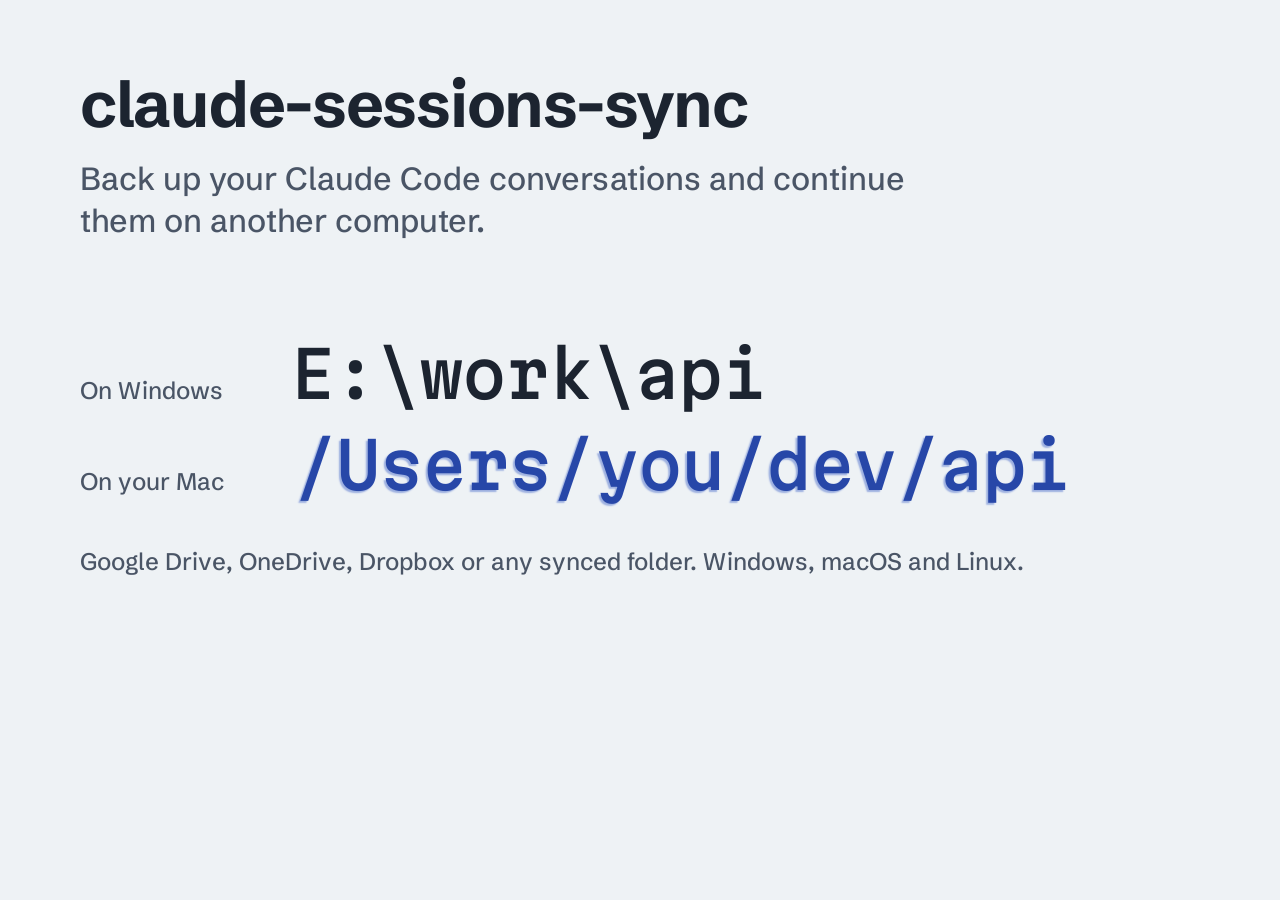
<file: docs/social-preview.html>
<!doctype html>
<html lang="en">
<head>
<meta charset="utf-8">
<title>claude-sessions-sync social card</title>
<link rel="preconnect" href="https://fonts.googleapis.com">
<link rel="preconnect" href="https://fonts.gstatic.com" crossorigin>
<link href="https://fonts.googleapis.com/css2?family=Martian+Mono:wght@500&family=Schibsted+Grotesk:wght@500;700&display=swap" rel="stylesheet">
<style>
  :root {
    --paper: #EEF2F5;
    --ink: #1C2430;
    --carbon: #2747A8;
    --carbon-ghost: #9DB0E0;
    --muted: #4A5566;
  }
  * { margin: 0; padding: 0; box-sizing: border-box; }
  html, body { width: 1280px; height: 640px; background: var(--paper); }
  body {
    font-family: "Schibsted Grotesk", sans-serif;
    color: var(--ink);
    padding: 72px 80px 64px;
    display: flex;
    flex-direction: column;
  }
  h1 { font-size: 64px; font-weight: 700; letter-spacing: -0.02em; line-height: 1; }
  .what {
    margin-top: 22px;
    font-size: 32px;
    font-weight: 500;
    line-height: 1.3;
    max-width: 42ch;
    color: var(--muted);
  }
  .paths {
    margin-top: auto;
    display: grid;
    grid-template-columns: 210px auto;
    row-gap: 14px;
    align-items: baseline;
  }
  .where { font-size: 24px; font-weight: 500; color: var(--muted); }
  .path { font-family: "Martian Mono", monospace; font-size: 64px; font-weight: 500; letter-spacing: -0.03em; }
  .original { color: var(--ink); }
  /* The copy: carbon ink, pressed a little off-register, with the faint impression behind it. */
  .copy {
    color: var(--carbon);
    transform: translateX(3px);
    text-shadow: -2px 2px 1.5px var(--carbon-ghost);
  }
  .foot { margin-top: 44px; font-size: 24px; font-weight: 500; color: var(--muted); }
</style>
</head>
<body>
  <h1>claude-sessions-sync</h1>
  <p class="what">Back up your Claude Code conversations and continue them on another computer.</p>
  <div class="paths">
    <span class="where">On Windows</span><span class="path original">E:\work\api</span>
    <span class="where">On your Mac</span><span class="path copy">/Users/you/dev/api</span>
  </div>
  <p class="foot">Google Drive, OneDrive, Dropbox or any synced folder. Windows, macOS and Linux.</p>
</body>
</html>
</file>
